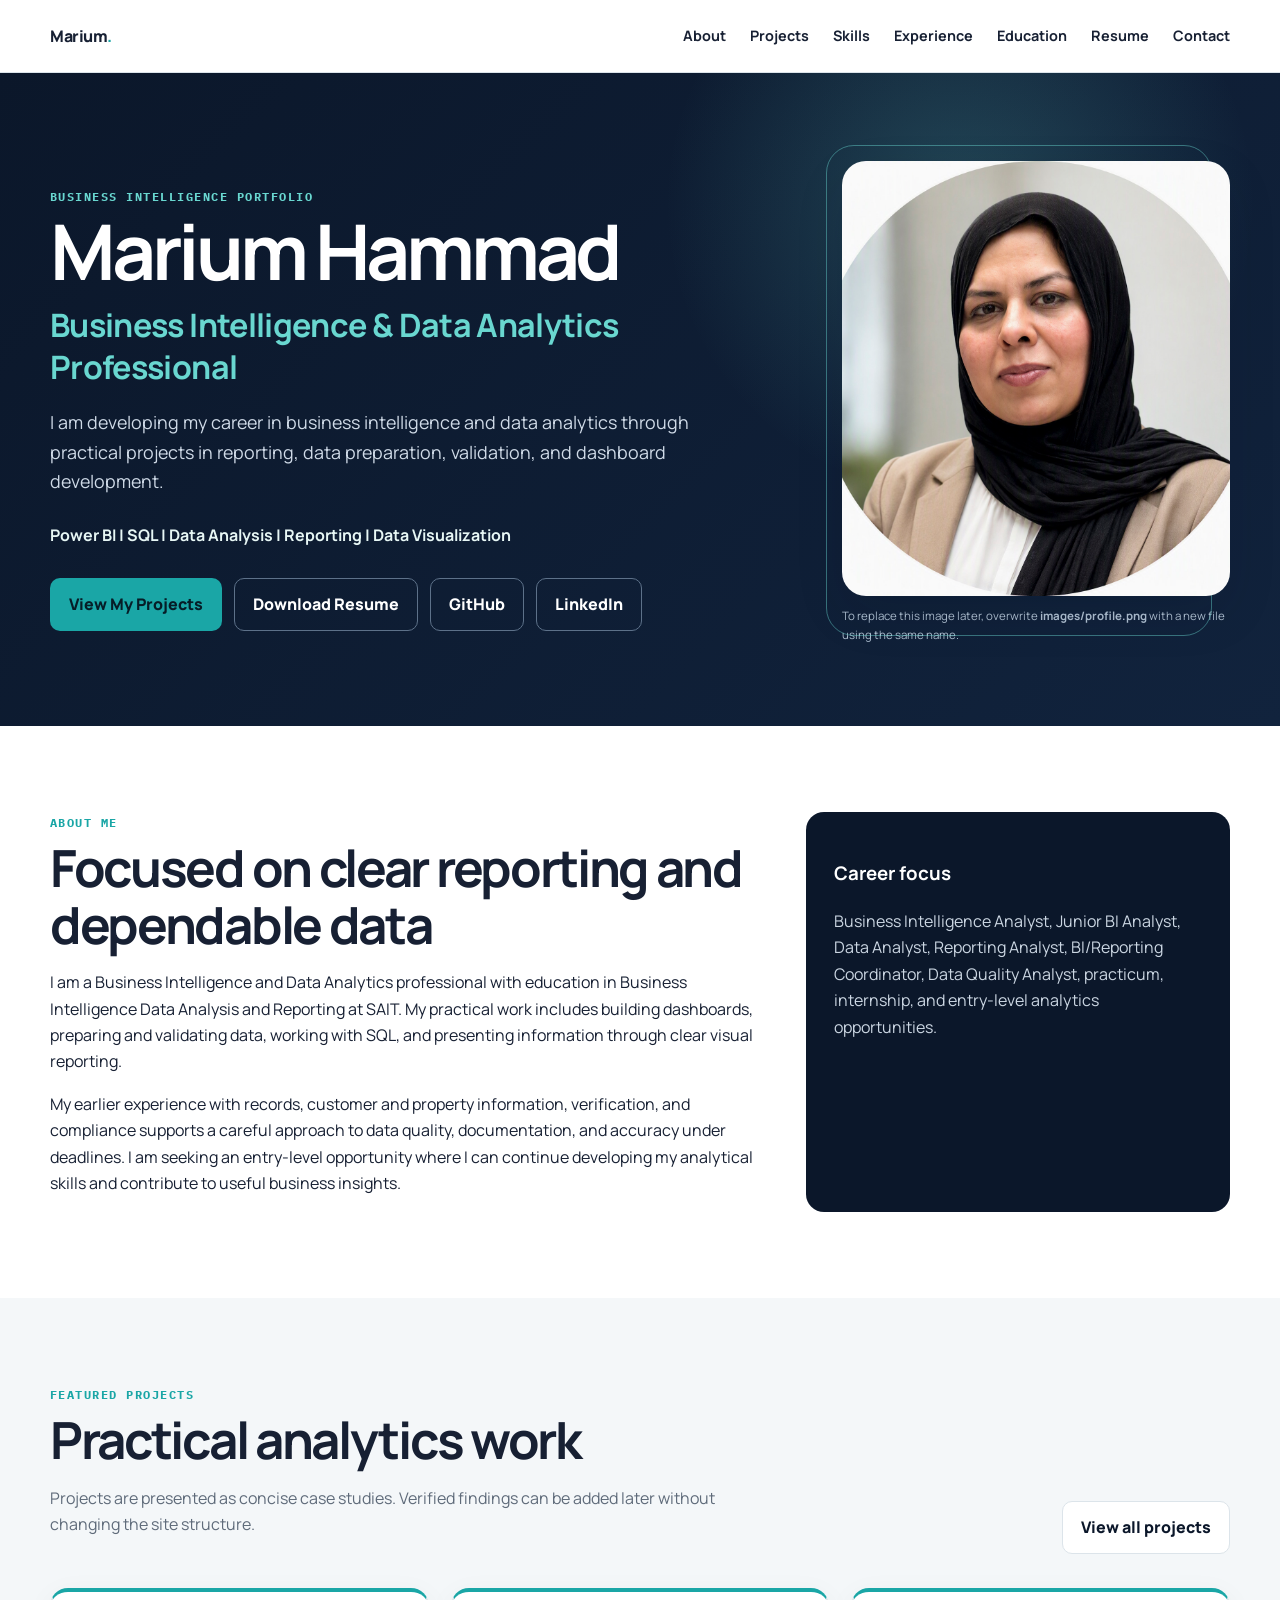
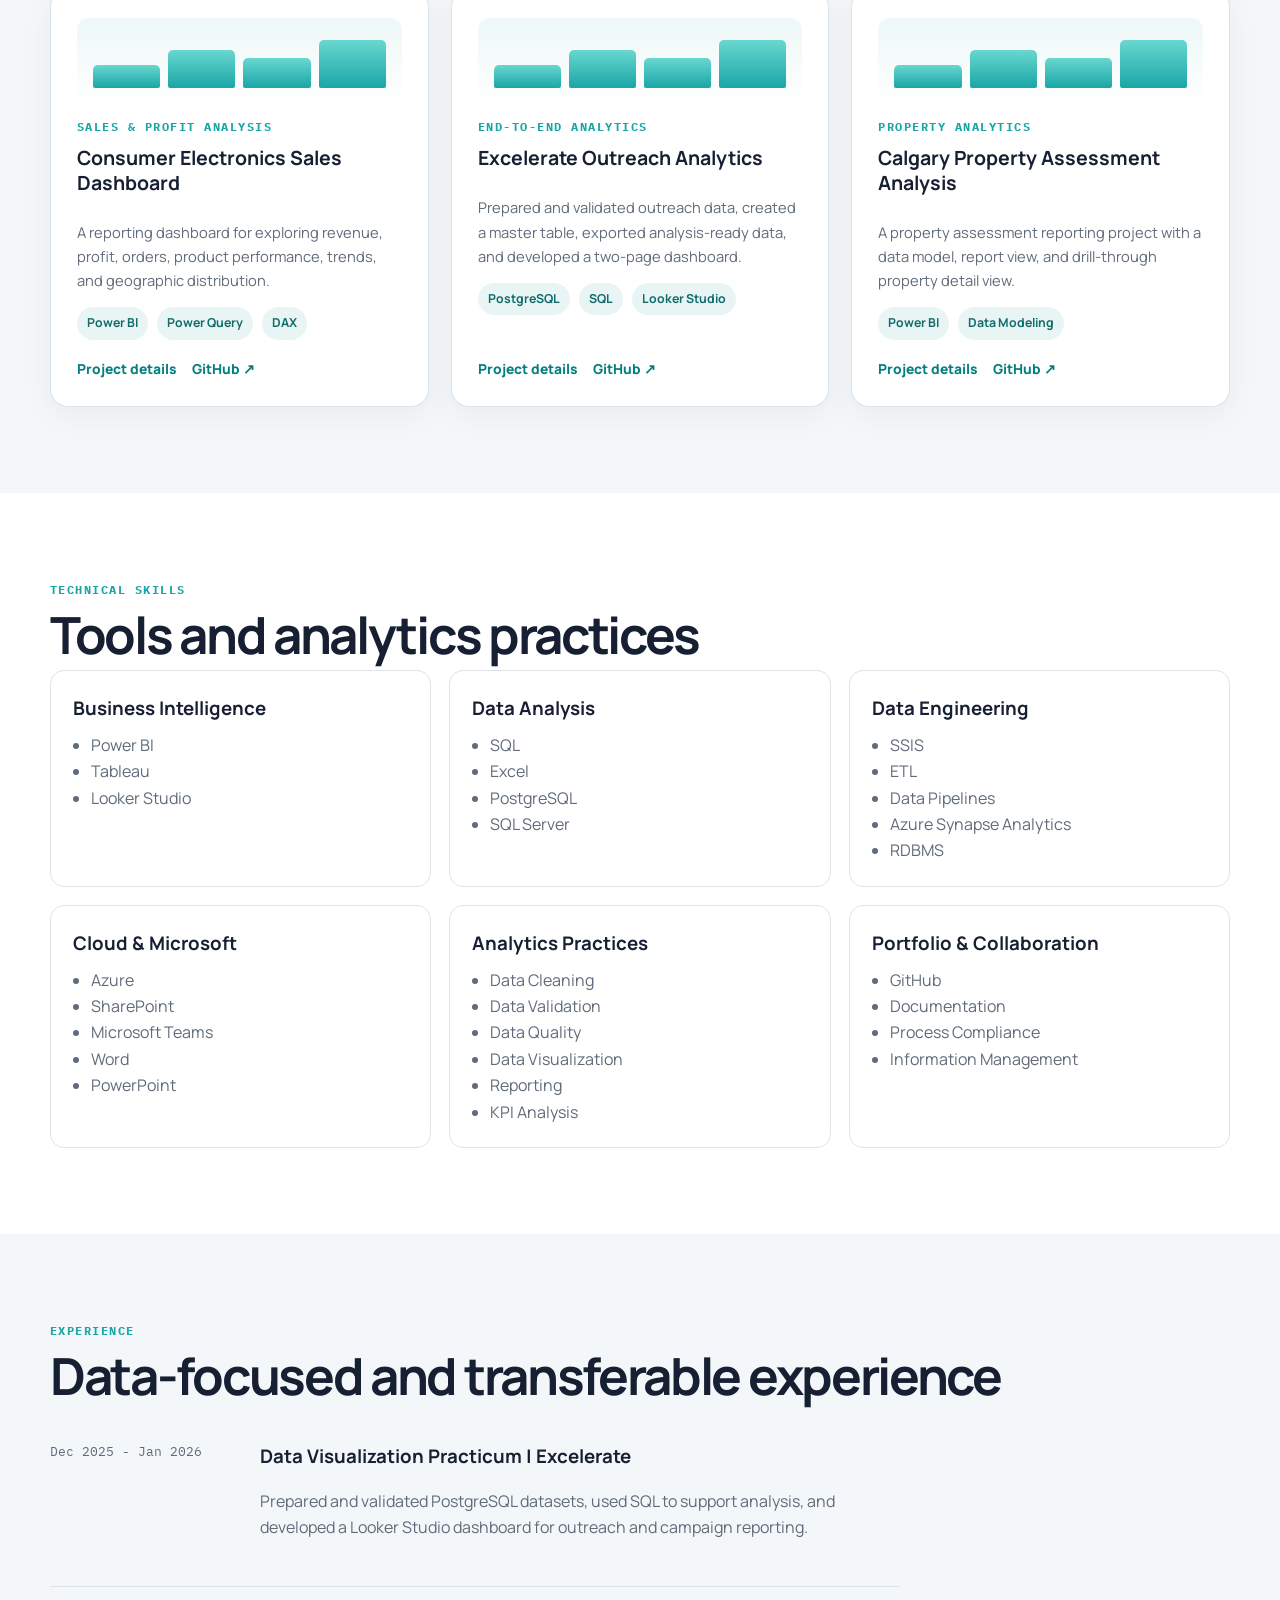
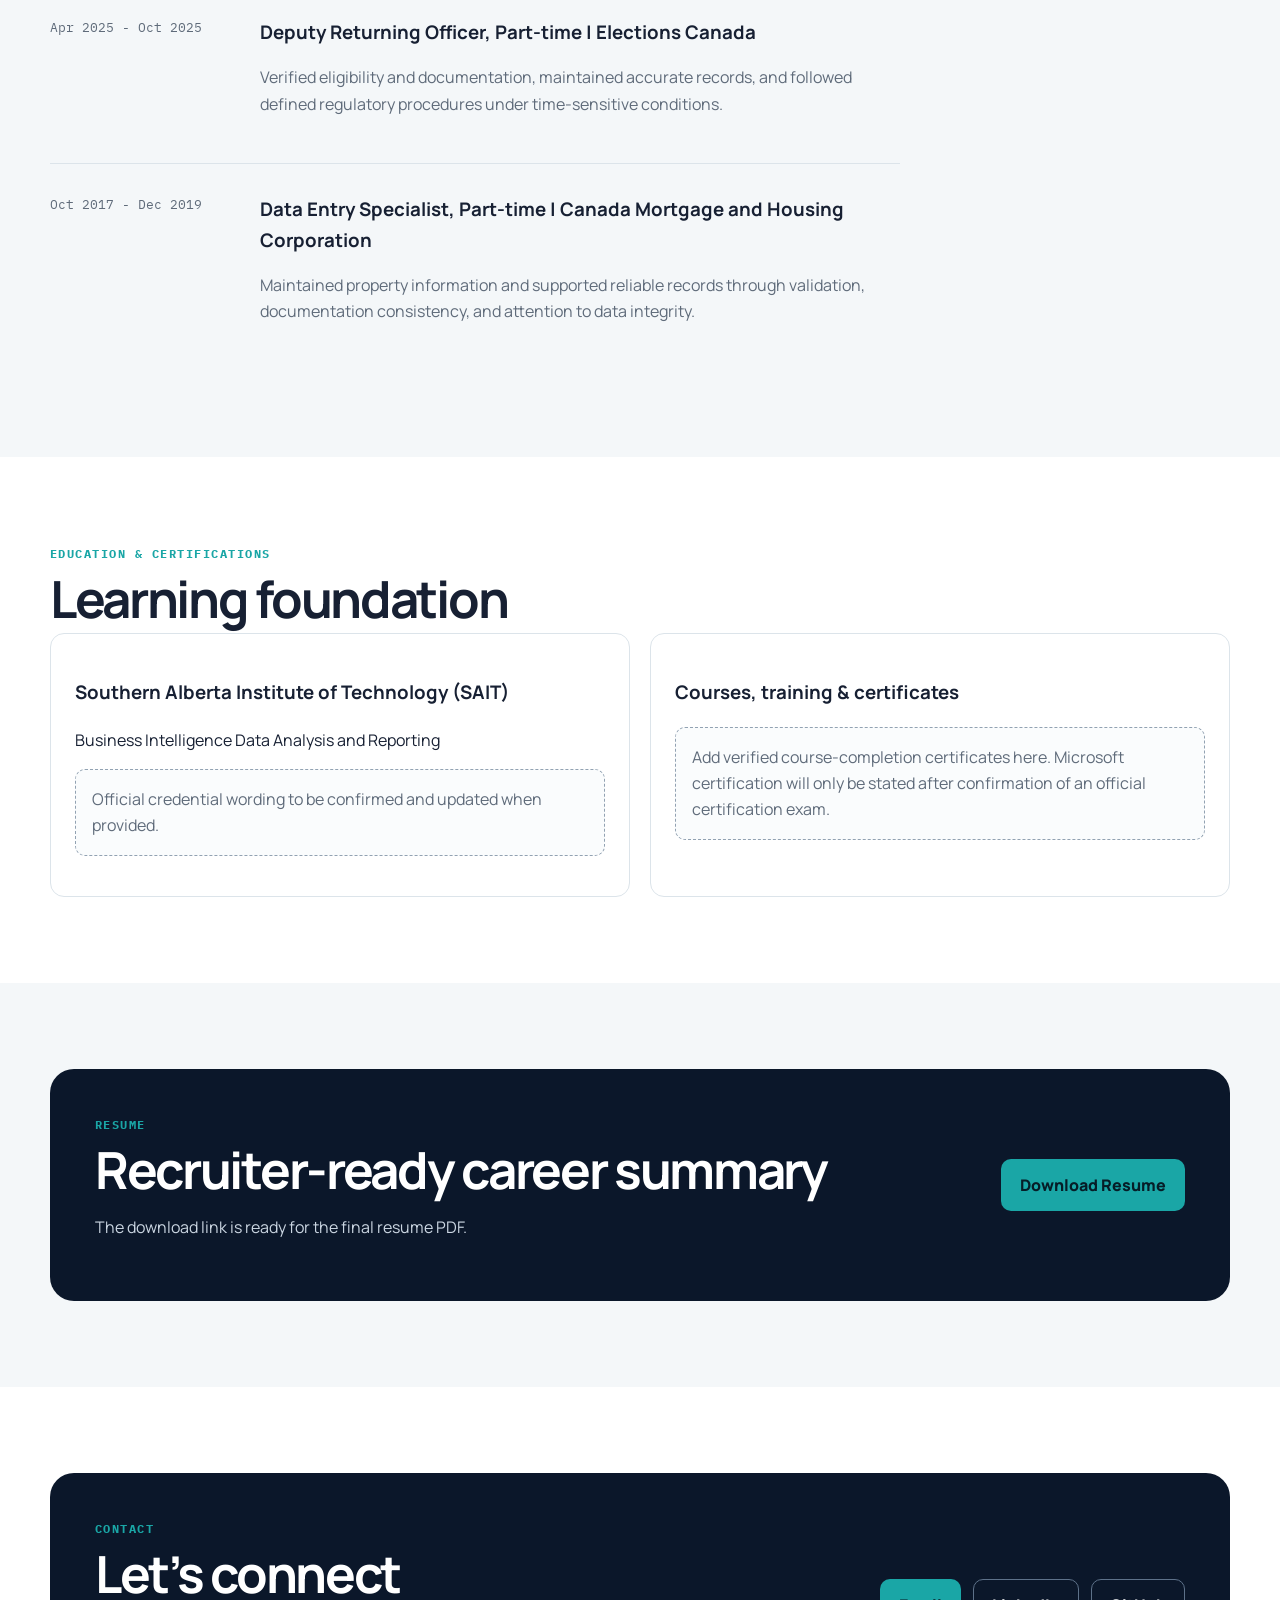
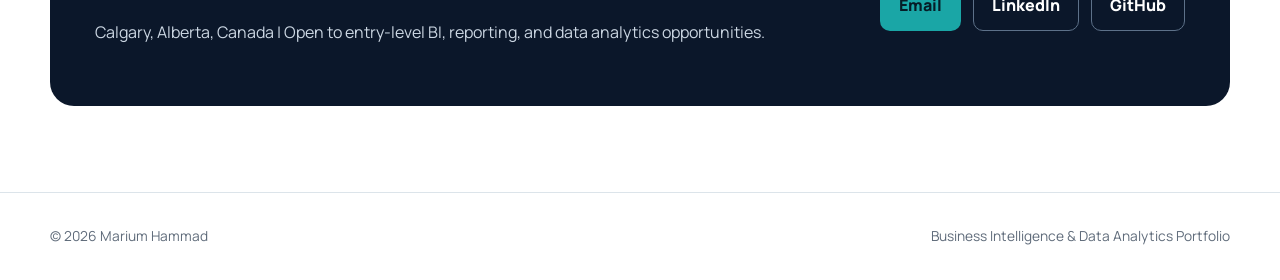
<file: index.html>
<!doctype html><html lang="en"><head><meta charset="utf-8"><meta name="viewport" content="width=device-width,initial-scale=1"><meta name="description" content="Portfolio of Marium Hammad, a Business Intelligence and Data Analytics professional in Calgary."><title>Marium Hammad | Business Intelligence & Data Analytics</title><link rel="stylesheet" href="style.css"></head><body><a class="skip" href="#main">Skip to content</a>
<header class="site-header"><div class="container nav"><a class="brand" href="#top">Marium<span>.</span></a><button class="menu" aria-expanded="false" aria-controls="navigation">Menu</button><nav id="navigation" class="nav-links" aria-label="Primary"><a href="#about">About</a><a href="#projects">Projects</a><a href="#skills">Skills</a><a href="#experience">Experience</a><a href="#education">Education</a><a href="#resume">Resume</a><a href="#contact">Contact</a></nav></div></header>
<main id="main"><section id="top" class="hero"><div class="container hero-grid"><div><div class="eyebrow">Business intelligence portfolio</div><h1>Marium Hammad<span>Business Intelligence & Data Analytics Professional</span></h1><p class="lead">I am developing my career in business intelligence and data analytics through practical projects in reporting, data preparation, validation, and dashboard development.</p><p class="focus">Power BI | SQL | Data Analysis | Reporting | Data Visualization</p><div class="actions"><a class="btn" href="#projects">View My Projects</a><a class="btn secondary" href="assets/Marium-Hammad-Resume.pdf">Download Resume</a><a class="btn secondary" href="https://github.com/MariumHammad" target="_blank" rel="noopener">GitHub</a><a class="btn secondary" href="https://linkedin.com/in/marium-hammad" target="_blank" rel="noopener">LinkedIn</a></div></div><div class="portrait"><img src="images/marium-hammad.jpg" alt="Professional portfolio photograph"><p class="photo-note">To replace this image later, overwrite <strong>images/profile.png</strong> with a new file using the same name.</p></div></div></section>
<section id="about" class="section"><div class="container about-grid"><div><div class="eyebrow">About me</div><h2>Focused on clear reporting and dependable data</h2><p>I am a Business Intelligence and Data Analytics professional with education in Business Intelligence Data Analysis and Reporting at SAIT. My practical work includes building dashboards, preparing and validating data, working with SQL, and presenting information through clear visual reporting.</p><p>My earlier experience with records, customer and property information, verification, and compliance supports a careful approach to data quality, documentation, and accuracy under deadlines. I am seeking an entry-level opportunity where I can continue developing my analytical skills and contribute to useful business insights.</p></div><aside class="callout"><h3>Career focus</h3><p>Business Intelligence Analyst, Junior BI Analyst, Data Analyst, Reporting Analyst, BI/Reporting Coordinator, Data Quality Analyst, practicum, internship, and entry-level analytics opportunities.</p></aside></div></section>
<section id="projects" class="section alt"><div class="container"><div class="section-head"><div><div class="eyebrow">Featured projects</div><h2>Practical analytics work</h2><p class="section-intro">Projects are presented as concise case studies. Verified findings can be added later without changing the site structure.</p></div><a class="btn light" href="projects/index.html">View all projects</a></div><div class="projects"><article class="card featured"><div class="icon-chart" aria-hidden="true"><i></i><i></i><i></i><i></i></div><span class="eyebrow">Sales & Profit Analysis</span><h3>Consumer Electronics Sales Dashboard</h3><p>A reporting dashboard for exploring revenue, profit, orders, product performance, trends, and geographic distribution.</p><div class="chips"><span class="chip">Power BI</span><span class="chip">Power Query</span><span class="chip">DAX</span></div><div class="links"><a href="projects/consumer-electronics-sales.html">Project details</a><a href="https://github.com/MariumHammad/consumer_electronics_sales_dashboard" target="_blank" rel="noopener">GitHub ↗</a></div></article><article class="card featured"><div class="icon-chart" aria-hidden="true"><i></i><i></i><i></i><i></i></div><span class="eyebrow">End-to-end analytics</span><h3>Excelerate Outreach Analytics</h3><p>Prepared and validated outreach data, created a master table, exported analysis-ready data, and developed a two-page dashboard.</p><div class="chips"><span class="chip">PostgreSQL</span><span class="chip">SQL</span><span class="chip">Looker Studio</span></div><div class="links"><a href="projects/excelerate-outreach.html">Project details</a><a href="https://github.com/MariumHammad/Excelerate-Data-Visualization-Associate-Early-Remote-Internship" target="_blank" rel="noopener">GitHub ↗</a></div></article><article class="card featured"><div class="icon-chart" aria-hidden="true"><i></i><i></i><i></i><i></i></div><span class="eyebrow">Property analytics</span><h3>Calgary Property Assessment Analysis</h3><p>A property assessment reporting project with a data model, report view, and drill-through property detail view.</p><div class="chips"><span class="chip">Power BI</span><span class="chip">Data Modeling</span></div><div class="links"><a href="projects/calgary-property.html">Project details</a><a href="https://github.com/MariumHammad/MMGT-206-Performance-Management-Application-Project-2" target="_blank" rel="noopener">GitHub ↗</a></div></article></div></div></section>
<section id="skills" class="section"><div class="container"><div class="eyebrow">Technical skills</div><h2>Tools and analytics practices</h2><div class="skills-grid"><div class="skill"><h3>Business Intelligence</h3><ul><li>Power BI</li><li>Tableau</li><li>Looker Studio</li></ul></div><div class="skill"><h3>Data Analysis</h3><ul><li>SQL</li><li>Excel</li><li>PostgreSQL</li><li>SQL Server</li></ul></div><div class="skill"><h3>Data Engineering</h3><ul><li>SSIS</li><li>ETL</li><li>Data Pipelines</li><li>Azure Synapse Analytics</li><li>RDBMS</li></ul></div><div class="skill"><h3>Cloud & Microsoft</h3><ul><li>Azure</li><li>SharePoint</li><li>Microsoft Teams</li><li>Word</li><li>PowerPoint</li></ul></div><div class="skill"><h3>Analytics Practices</h3><ul><li>Data Cleaning</li><li>Data Validation</li><li>Data Quality</li><li>Data Visualization</li><li>Reporting</li><li>KPI Analysis</li></ul></div><div class="skill"><h3>Portfolio & Collaboration</h3><ul><li>GitHub</li><li>Documentation</li><li>Process Compliance</li><li>Information Management</li></ul></div></div></div></section>
<section id="experience" class="section alt"><div class="container"><div class="eyebrow">Experience</div><h2>Data-focused and transferable experience</h2><div class="timeline"><article class="role"><time>Dec 2025 - Jan 2026</time><div><h3>Data Visualization Practicum | Excelerate</h3><p>Prepared and validated PostgreSQL datasets, used SQL to support analysis, and developed a Looker Studio dashboard for outreach and campaign reporting.</p></div></article><article class="role"><time>Apr 2025 - Oct 2025</time><div><h3>Deputy Returning Officer, Part-time | Elections Canada</h3><p>Verified eligibility and documentation, maintained accurate records, and followed defined regulatory procedures under time-sensitive conditions.</p></div></article><article class="role"><time>Oct 2017 - Dec 2019</time><div><h3>Data Entry Specialist, Part-time | Canada Mortgage and Housing Corporation</h3><p>Maintained property information and supported reliable records through validation, documentation consistency, and attention to data integrity.</p></div></article></div></div></section>
<section id="education" class="section"><div class="container"><div class="eyebrow">Education & certifications</div><h2>Learning foundation</h2><div class="credential-grid"><article class="credential"><h3>Southern Alberta Institute of Technology (SAIT)</h3><p>Business Intelligence Data Analysis and Reporting</p><p class="placeholder">Official credential wording to be confirmed and updated when provided.</p></article><article class="credential"><h3>Courses, training & certificates</h3><p class="placeholder">Add verified course-completion certificates here. Microsoft certification will only be stated after confirmation of an official certification exam.</p></article></div></div></section>
<section id="resume" class="section alt"><div class="container"><div class="resume-panel"><div><div class="eyebrow">Resume</div><h2>Recruiter-ready career summary</h2><p>The download link is ready for the final resume PDF.</p></div><a class="btn" href="assets/Marium-Hammad-Resume.pdf">Download Resume</a></div></div></section>
<section id="contact" class="section"><div class="container"><div class="contact-panel"><div><div class="eyebrow">Contact</div><h2>Let’s connect</h2><p>Calgary, Alberta, Canada | Open to entry-level BI, reporting, and data analytics opportunities.</p></div><div class="actions"><a class="btn" href="mailto:mariumhammad@hotmail.com">Email</a><a class="btn secondary" href="https://linkedin.com/in/marium-hammad" target="_blank" rel="noopener">LinkedIn</a><a class="btn secondary" href="https://github.com/MariumHammad" target="_blank" rel="noopener">GitHub</a></div></div></div></section></main>
<footer class="footer"><div class="container footer-row"><span>© <span id="year"></span> Marium Hammad</span><span>Business Intelligence & Data Analytics Portfolio</span></div></footer><script src="script.js"></script></body></html>
</file>
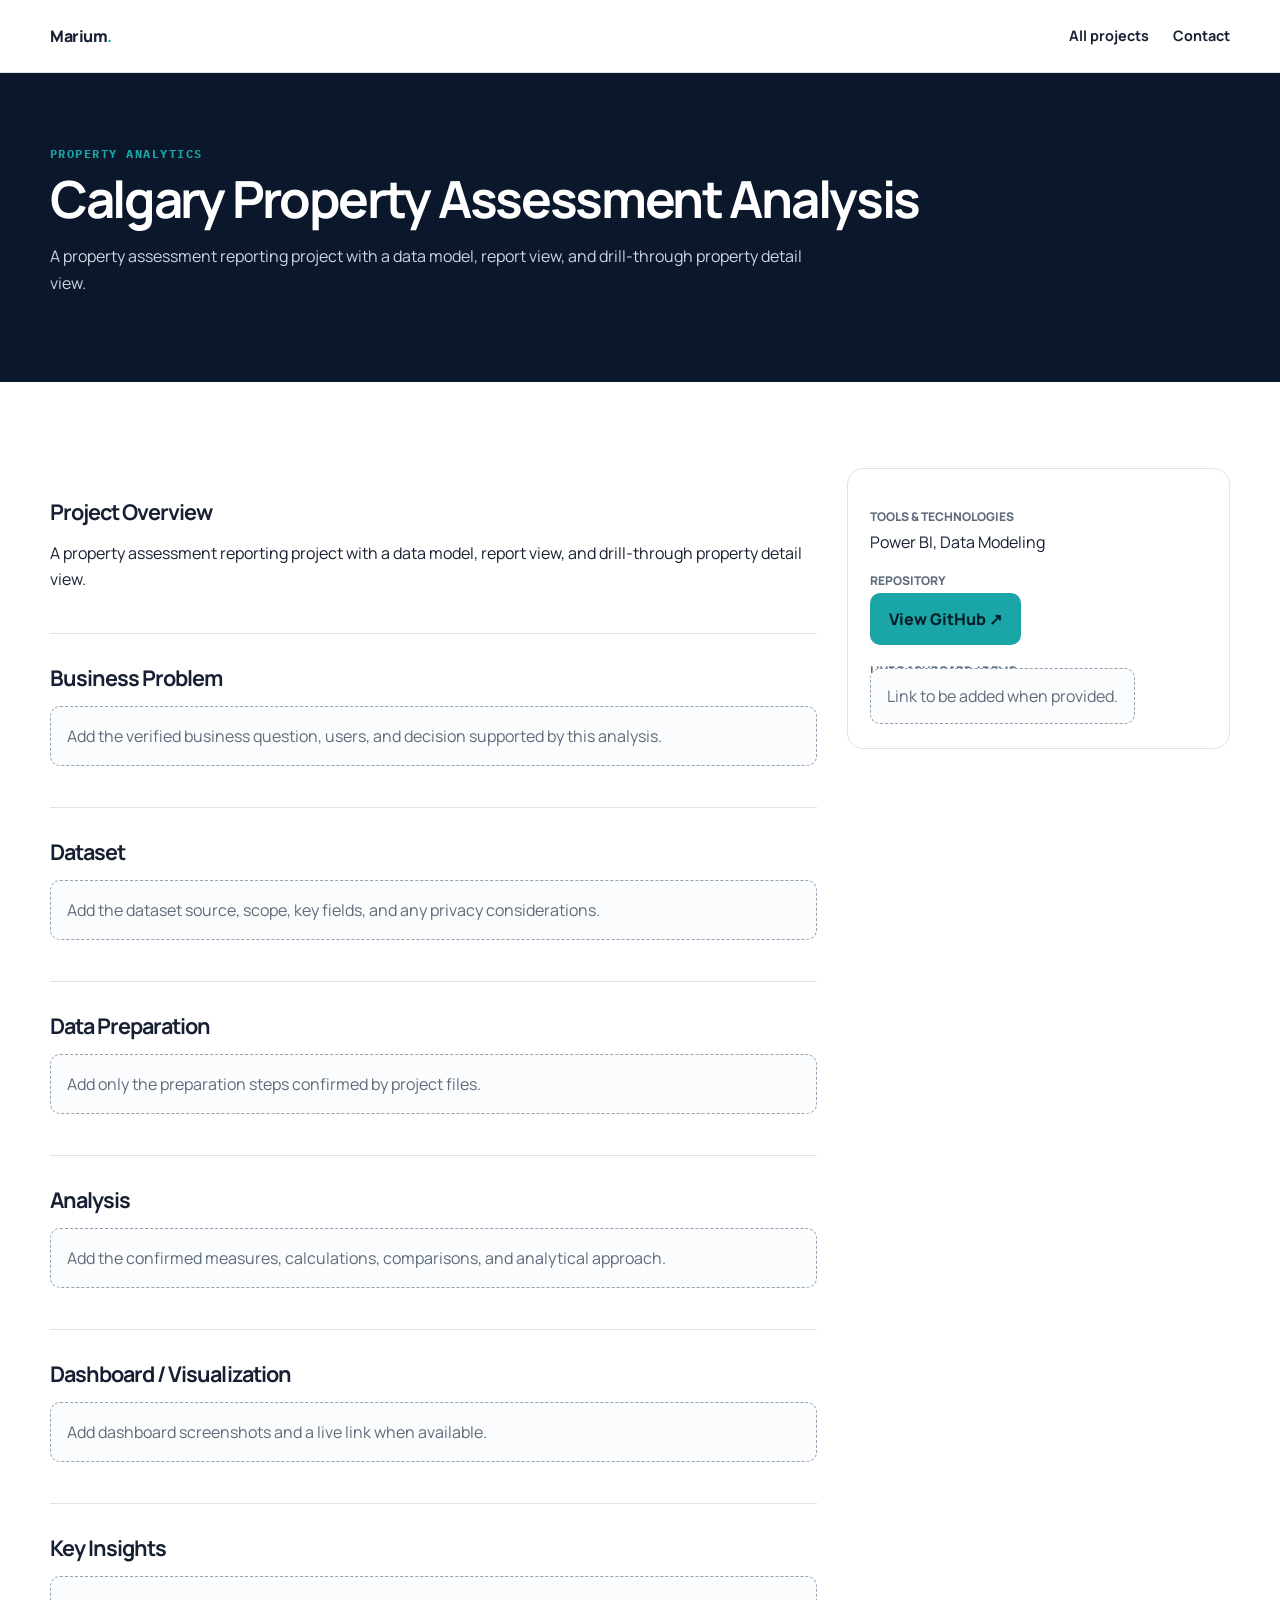
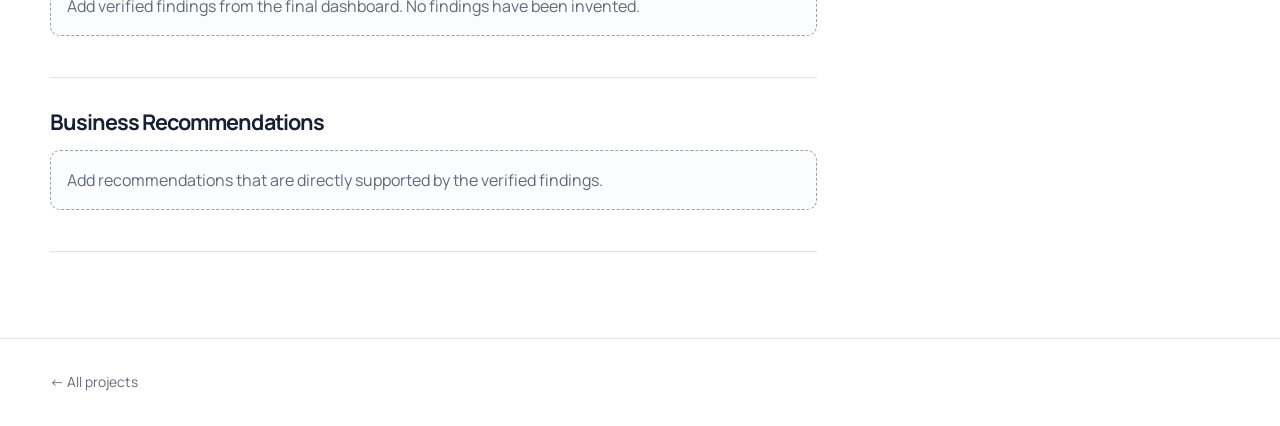
<file: projects/calgary-property.html>
<!doctype html><html lang="en"><head><meta charset="utf-8"><meta name="viewport" content="width=device-width,initial-scale=1"><meta name="description" content="Calgary Property Assessment Analysis project by Marium Hammad"><title>Calgary Property Assessment Analysis | Marium Hammad</title><link rel="stylesheet" href="../style.css"></head><body><header class="site-header"><div class="container nav"><a class="brand" href="../index.html">Marium<span>.</span></a><nav class="nav-links open"><a href="index.html">All projects</a><a href="../index.html#contact">Contact</a></nav></div></header><section class="project-hero"><div class="container"><div class="eyebrow">Property analytics</div><h1>Calgary Property Assessment Analysis</h1><p>A property assessment reporting project with a data model, report view, and drill-through property detail view.</p></div></section><main class="section"><div class="container detail-grid"><article><section class="detail-section"><h2>Project Overview</h2><p>A property assessment reporting project with a data model, report view, and drill-through property detail view.</p></section><section class="detail-section"><h2>Business Problem</h2><p class="placeholder">Add the verified business question, users, and decision supported by this analysis.</p></section><section class="detail-section"><h2>Dataset</h2><p class="placeholder">Add the dataset source, scope, key fields, and any privacy considerations.</p></section><section class="detail-section"><h2>Data Preparation</h2><p class="placeholder">Add only the preparation steps confirmed by project files.</p></section><section class="detail-section"><h2>Analysis</h2><p class="placeholder">Add the confirmed measures, calculations, comparisons, and analytical approach.</p></section><section class="detail-section"><h2>Dashboard / Visualization</h2><p class="placeholder">Add dashboard screenshots and a live link when available.</p></section><section class="detail-section"><h2>Key Insights</h2><p class="placeholder">Add verified findings from the final dashboard. No findings have been invented.</p></section><section class="detail-section"><h2>Business Recommendations</h2><p class="placeholder">Add recommendations that are directly supported by the verified findings.</p></section></article><aside class="side-card"><dl><dt>Tools & technologies</dt><dd>Power BI, Data Modeling</dd><dt>Repository</dt><dd><a class="btn" href="https://github.com/MariumHammad/MMGT-206-Performance-Management-Application-Project-2" target="_blank" rel="noopener">View GitHub ↗</a></dd><dt>Live dashboard / demo</dt><dd><span class="placeholder">Link to be added when provided.</span></dd></dl></aside></div></main><footer class="footer"><div class="container"><a href="index.html">← All projects</a></div></footer></body></html>
</file>
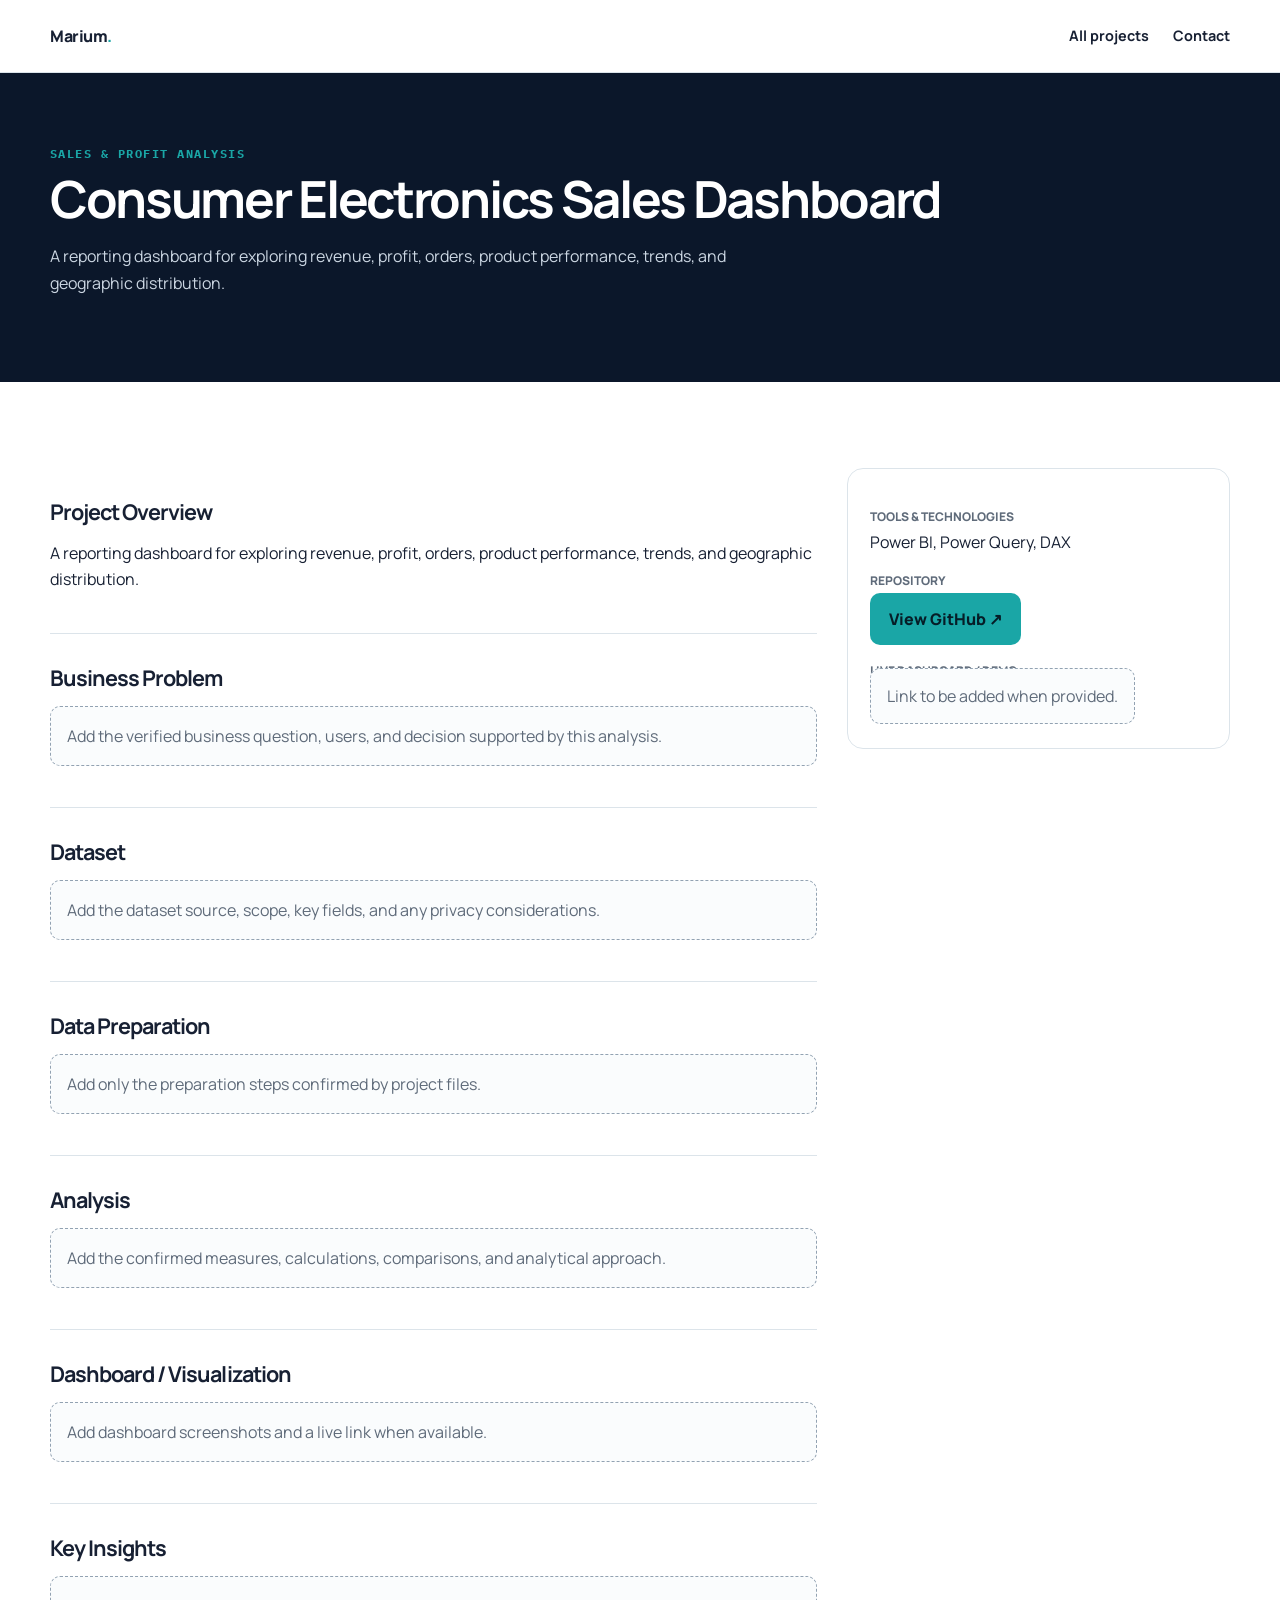
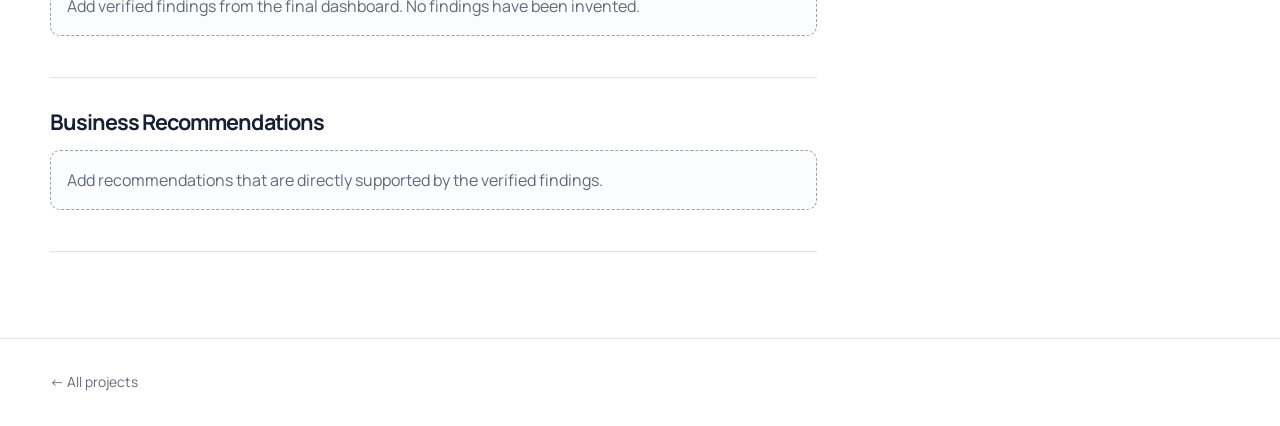
<file: projects/consumer-electronics-sales.html>
<!doctype html><html lang="en"><head><meta charset="utf-8"><meta name="viewport" content="width=device-width,initial-scale=1"><meta name="description" content="Consumer Electronics Sales Dashboard project by Marium Hammad"><title>Consumer Electronics Sales Dashboard | Marium Hammad</title><link rel="stylesheet" href="../style.css"></head><body><header class="site-header"><div class="container nav"><a class="brand" href="../index.html">Marium<span>.</span></a><nav class="nav-links open"><a href="index.html">All projects</a><a href="../index.html#contact">Contact</a></nav></div></header><section class="project-hero"><div class="container"><div class="eyebrow">Sales & Profit Analysis</div><h1>Consumer Electronics Sales Dashboard</h1><p>A reporting dashboard for exploring revenue, profit, orders, product performance, trends, and geographic distribution.</p></div></section><main class="section"><div class="container detail-grid"><article><section class="detail-section"><h2>Project Overview</h2><p>A reporting dashboard for exploring revenue, profit, orders, product performance, trends, and geographic distribution.</p></section><section class="detail-section"><h2>Business Problem</h2><p class="placeholder">Add the verified business question, users, and decision supported by this analysis.</p></section><section class="detail-section"><h2>Dataset</h2><p class="placeholder">Add the dataset source, scope, key fields, and any privacy considerations.</p></section><section class="detail-section"><h2>Data Preparation</h2><p class="placeholder">Add only the preparation steps confirmed by project files.</p></section><section class="detail-section"><h2>Analysis</h2><p class="placeholder">Add the confirmed measures, calculations, comparisons, and analytical approach.</p></section><section class="detail-section"><h2>Dashboard / Visualization</h2><p class="placeholder">Add dashboard screenshots and a live link when available.</p></section><section class="detail-section"><h2>Key Insights</h2><p class="placeholder">Add verified findings from the final dashboard. No findings have been invented.</p></section><section class="detail-section"><h2>Business Recommendations</h2><p class="placeholder">Add recommendations that are directly supported by the verified findings.</p></section></article><aside class="side-card"><dl><dt>Tools & technologies</dt><dd>Power BI, Power Query, DAX</dd><dt>Repository</dt><dd><a class="btn" href="https://github.com/MariumHammad/consumer_electronics_sales_dashboard" target="_blank" rel="noopener">View GitHub ↗</a></dd><dt>Live dashboard / demo</dt><dd><span class="placeholder">Link to be added when provided.</span></dd></dl></aside></div></main><footer class="footer"><div class="container"><a href="index.html">← All projects</a></div></footer></body></html>
</file>
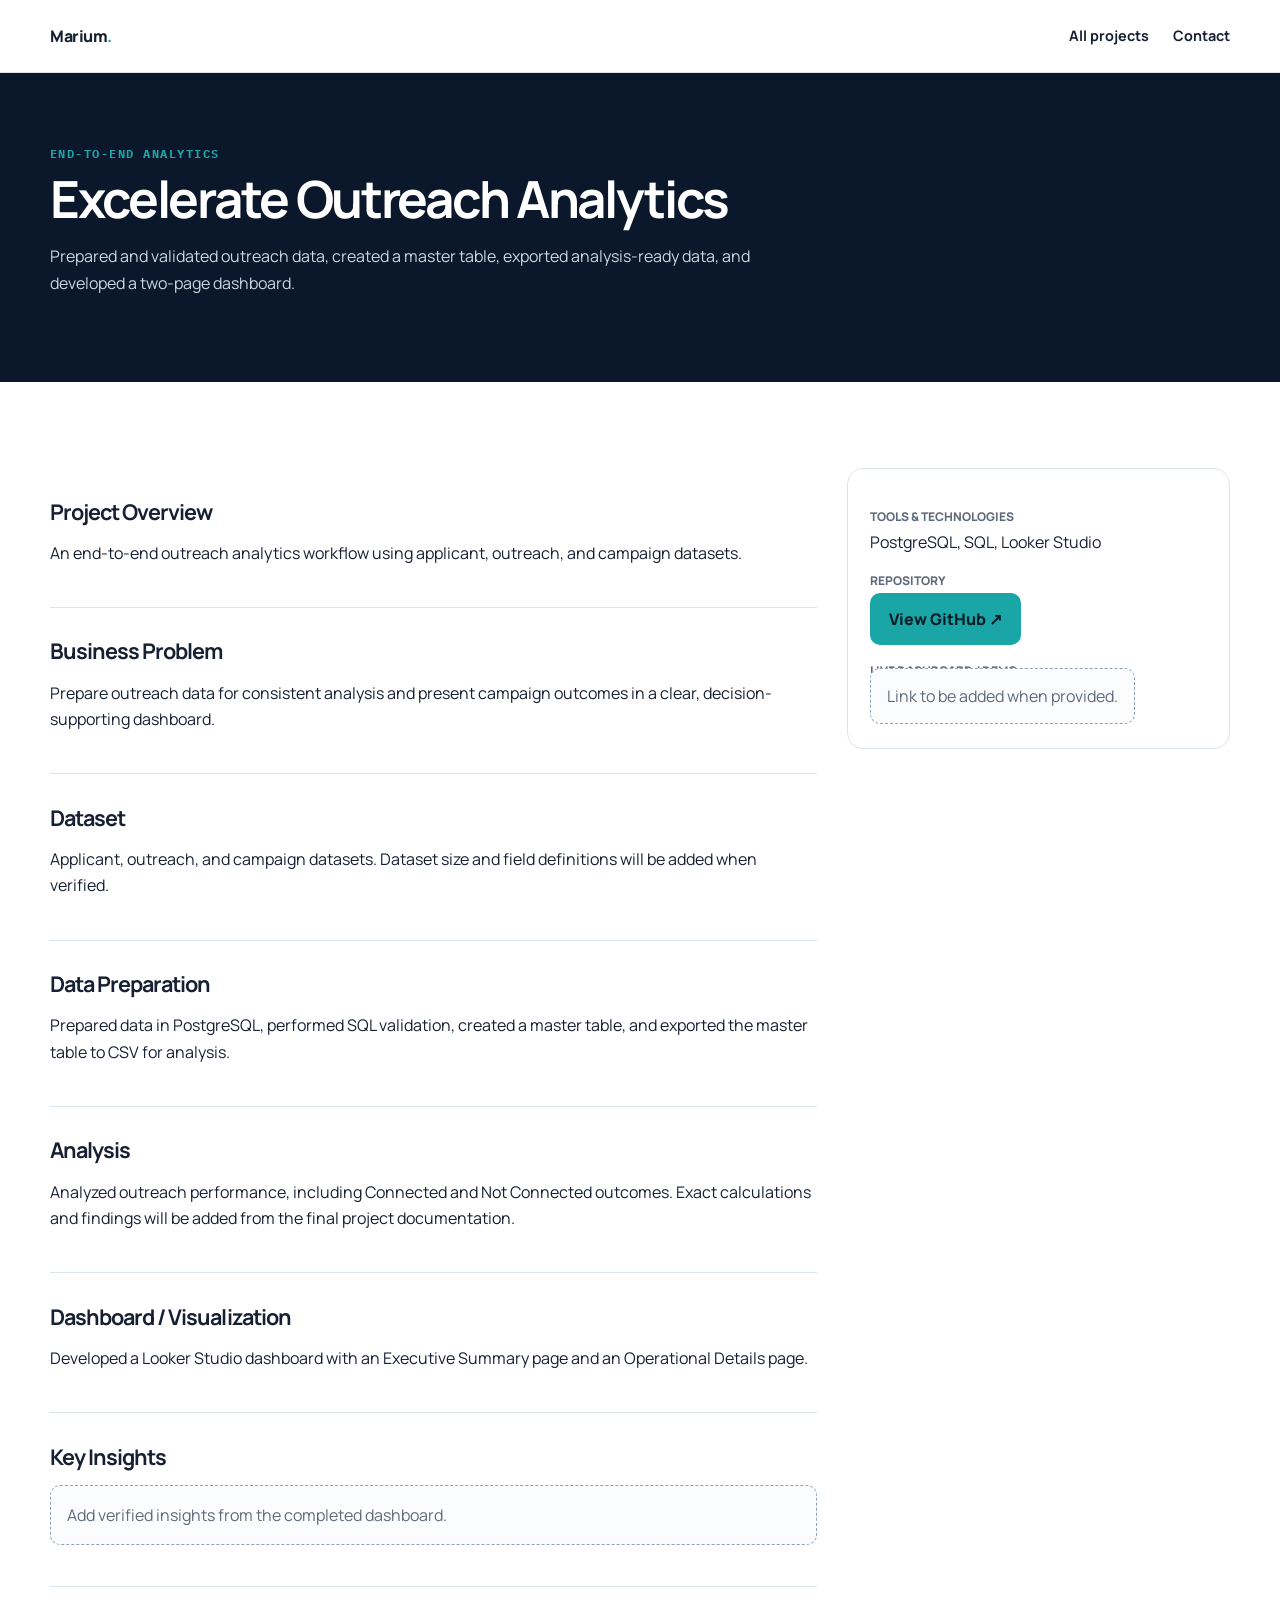
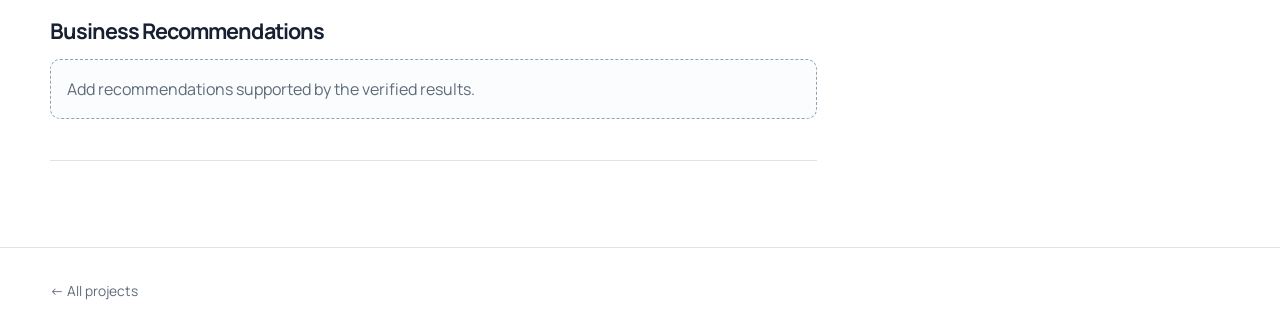
<file: projects/excelerate-outreach.html>
<!doctype html><html lang="en"><head><meta charset="utf-8"><meta name="viewport" content="width=device-width,initial-scale=1"><meta name="description" content="Excelerate Outreach Analytics project by Marium Hammad"><title>Excelerate Outreach Analytics | Marium Hammad</title><link rel="stylesheet" href="../style.css"></head><body><header class="site-header"><div class="container nav"><a class="brand" href="../index.html">Marium<span>.</span></a><nav class="nav-links open"><a href="index.html">All projects</a><a href="../index.html#contact">Contact</a></nav></div></header><section class="project-hero"><div class="container"><div class="eyebrow">End-to-end analytics</div><h1>Excelerate Outreach Analytics</h1><p>Prepared and validated outreach data, created a master table, exported analysis-ready data, and developed a two-page dashboard.</p></div></section><main class="section"><div class="container detail-grid"><article><section class="detail-section"><h2>Project Overview</h2><p>An end-to-end outreach analytics workflow using applicant, outreach, and campaign datasets.</p></section><section class="detail-section"><h2>Business Problem</h2><p>Prepare outreach data for consistent analysis and present campaign outcomes in a clear, decision-supporting dashboard.</p></section><section class="detail-section"><h2>Dataset</h2><p>Applicant, outreach, and campaign datasets. Dataset size and field definitions will be added when verified.</p></section><section class="detail-section"><h2>Data Preparation</h2><p>Prepared data in PostgreSQL, performed SQL validation, created a master table, and exported the master table to CSV for analysis.</p></section><section class="detail-section"><h2>Analysis</h2><p>Analyzed outreach performance, including Connected and Not Connected outcomes. Exact calculations and findings will be added from the final project documentation.</p></section><section class="detail-section"><h2>Dashboard / Visualization</h2><p>Developed a Looker Studio dashboard with an Executive Summary page and an Operational Details page.</p></section><section class="detail-section"><h2>Key Insights</h2><p class="placeholder">Add verified insights from the completed dashboard.</p></section><section class="detail-section"><h2>Business Recommendations</h2><p class="placeholder">Add recommendations supported by the verified results.</p></section></article><aside class="side-card"><dl><dt>Tools & technologies</dt><dd>PostgreSQL, SQL, Looker Studio</dd><dt>Repository</dt><dd><a class="btn" href="https://github.com/MariumHammad/Excelerate-Data-Visualization-Associate-Early-Remote-Internship" target="_blank" rel="noopener">View GitHub ↗</a></dd><dt>Live dashboard / demo</dt><dd><span class="placeholder">Link to be added when provided.</span></dd></dl></aside></div></main><footer class="footer"><div class="container"><a href="index.html">← All projects</a></div></footer></body></html>
</file>
<file: style.css>
@import url('https://fonts.googleapis.com/css2?family=Manrope:wght@400;500;600;700;800&family=IBM+Plex+Mono:wght@500&display=swap');
:root{--navy:#0b172a;--navy2:#11233d;--teal:#1aa6a6;--cyan:#69d7d0;--ink:#172033;--muted:#5f6b7a;--line:#dce4ea;--soft:#f4f7f9;--white:#fff;--shadow:0 18px 50px rgba(11,23,42,.10);--radius:18px;--max:1180px}
*{box-sizing:border-box}html{scroll-behavior:smooth}body{margin:0;color:var(--ink);font-family:Manrope,Arial,sans-serif;line-height:1.65;background:#fff}a{color:inherit;text-decoration:none}img{max-width:100%;display:block}.container{width:min(var(--max),calc(100% - 40px));margin:auto}.skip{position:absolute;left:-9999px}.skip:focus{left:14px;top:14px;background:#fff;padding:10px;z-index:1000}.site-header{position:sticky;top:0;z-index:100;background:rgba(255,255,255,.94);backdrop-filter:blur(14px);border-bottom:1px solid var(--line)}.nav{height:72px;display:flex;align-items:center;justify-content:space-between}.brand{font-weight:800;letter-spacing:-.03em}.brand span{color:var(--teal)}.nav-links{display:flex;gap:24px;align-items:center;font-size:.9rem;font-weight:700}.nav-links a:hover,.nav-links a:focus{color:#087f7f}.menu{display:none;background:none;border:0;font:inherit;font-weight:800}.hero{color:#fff;background:radial-gradient(circle at 75% 20%,rgba(105,215,208,.22),transparent 27%),linear-gradient(135deg,var(--navy),var(--navy2));padding:88px 0 70px;overflow:hidden}.hero-grid{display:grid;grid-template-columns:1.3fr .7fr;gap:70px;align-items:center}.eyebrow{font-family:'IBM Plex Mono',monospace;color:var(--teal);text-transform:uppercase;letter-spacing:.12em;font-size:.78rem;font-weight:700}.hero .eyebrow{color:var(--cyan)}h1{font-size:clamp(2.7rem,6vw,5.5rem);line-height:1.02;letter-spacing:-.055em;margin:.35rem 0 1.2rem}.hero h1 span{display:block;color:var(--cyan);font-size:.42em;line-height:1.3;letter-spacing:-.02em;margin-top:15px}.lead{font-size:1.12rem;color:#cfdae7;max-width:690px}.focus{font-weight:700;color:#e7f7f5;margin:25px 0}.actions{display:flex;flex-wrap:wrap;gap:12px;margin-top:30px}.btn{display:inline-flex;align-items:center;justify-content:center;padding:12px 18px;border-radius:10px;font-weight:800;border:1px solid transparent;background:var(--teal);color:#061d27;transition:.2s}.btn:hover{transform:translateY(-2px);filter:brightness(1.06)}.btn.secondary{background:transparent;color:#fff;border-color:#5d7189}.btn.light{background:#fff;color:var(--navy);border-color:var(--line)}.portrait{position:relative}.portrait:before{content:'';position:absolute;inset:-16px 18px 20px -16px;border:1px solid rgba(105,215,208,.45);border-radius:28px}.portrait img{position:relative;aspect-ratio:1/1.12;object-fit:cover;border-radius:24px;box-shadow:var(--shadow)}.photo-note{font-size:.72rem;color:#aebfd0;margin-top:10px}.section{padding:86px 0}.section.alt{background:var(--soft)}.section-head{display:flex;justify-content:space-between;gap:30px;align-items:end;margin-bottom:34px}.section h2,.project-hero h1{font-size:clamp(2rem,4vw,3.2rem);line-height:1.12;letter-spacing:-.045em;margin:.4rem 0}.section-intro{color:var(--muted);max-width:720px}.about-grid{display:grid;grid-template-columns:1.25fr .75fr;gap:50px}.callout{background:var(--navy);color:#fff;padding:28px;border-radius:var(--radius)}.callout p{color:#cbd6e2}.chips{display:flex;flex-wrap:wrap;gap:9px}.chip{font-size:.77rem;font-weight:700;padding:6px 10px;border-radius:99px;background:#e9f5f4;color:#116c6c}.projects{display:grid;grid-template-columns:repeat(3,1fr);gap:22px}.card{background:#fff;border:1px solid var(--line);border-radius:var(--radius);padding:26px;box-shadow:0 8px 30px rgba(11,23,42,.05);display:flex;flex-direction:column}.card.featured{border-top:4px solid var(--teal)}.card h3{font-size:1.22rem;line-height:1.25;margin:10px 0}.card p{color:var(--muted);font-size:.92rem}.card .links{display:flex;gap:15px;margin-top:auto;padding-top:18px;font-weight:800;font-size:.86rem}.card .links a{color:#087f7f}.icon-chart{height:86px;border-radius:12px;background:linear-gradient(180deg,#edf8f7,#fff);display:flex;align-items:end;gap:8px;padding:16px;margin-bottom:12px}.icon-chart i{display:block;flex:1;background:linear-gradient(var(--cyan),var(--teal));border-radius:5px 5px 2px 2px}.icon-chart i:nth-child(1){height:42%}.icon-chart i:nth-child(2){height:70%}.icon-chart i:nth-child(3){height:55%}.icon-chart i:nth-child(4){height:88%}.skills-grid{display:grid;grid-template-columns:repeat(3,1fr);gap:18px}.skill{background:#fff;border:1px solid var(--line);border-radius:14px;padding:22px}.skill h3{margin:0 0 8px}.skill ul{margin:0;padding-left:18px;color:var(--muted)}.timeline{max-width:850px}.role{display:grid;grid-template-columns:180px 1fr;gap:30px;padding:30px 0;border-top:1px solid var(--line)}.role:first-child{border-top:0}.role time{font-family:'IBM Plex Mono',monospace;font-size:.8rem;color:var(--muted)}.role h3{margin:0}.role p{color:var(--muted)}.credential-grid{display:grid;grid-template-columns:1fr 1fr;gap:20px}.credential{border:1px solid var(--line);border-radius:14px;padding:24px}.placeholder{border:1px dashed #92a2b2;background:#fafcfd;color:var(--muted);padding:16px;border-radius:10px}.resume-panel,.contact-panel{background:var(--navy);color:#fff;padding:45px;border-radius:24px;display:flex;justify-content:space-between;gap:30px;align-items:center}.resume-panel p,.contact-panel p{color:#cbd6e2}.footer{padding:32px 0;border-top:1px solid var(--line);color:var(--muted);font-size:.86rem}.footer-row{display:flex;justify-content:space-between;gap:20px}.project-hero{background:var(--navy);color:#fff;padding:70px 0}.project-hero p{color:#cbd6e2;max-width:760px}.detail-grid{display:grid;grid-template-columns:2fr 1fr;gap:30px}.detail-section{padding:25px 0;border-bottom:1px solid var(--line)}.detail-section h2{font-size:1.35rem}.side-card{position:sticky;top:100px;border:1px solid var(--line);border-radius:16px;padding:22px;height:max-content}.side-card dt{font-size:.75rem;text-transform:uppercase;color:var(--muted);font-weight:800}.side-card dd{margin:2px 0 16px}.notice{background:#fff7dc;border-left:4px solid #d69c00;padding:14px 16px;border-radius:6px;color:#654c00}.project-list{display:grid;gap:18px}.compact{display:grid;grid-template-columns:1fr auto;align-items:center;gap:20px;border:1px solid var(--line);border-radius:14px;padding:22px}.compact h3{margin:0}.compact p{margin:5px 0;color:var(--muted)}@media(max-width:900px){.projects,.skills-grid{grid-template-columns:1fr 1fr}.hero-grid,.about-grid,.detail-grid{grid-template-columns:1fr}.portrait{max-width:380px}.credential-grid{grid-template-columns:1fr}.side-card{position:static}}@media(max-width:680px){.container{width:min(100% - 28px,var(--max))}.menu{display:block}.nav-links{display:none;position:absolute;top:72px;left:0;right:0;background:#fff;padding:18px 24px;border-bottom:1px solid var(--line);flex-direction:column;align-items:flex-start}.nav-links.open{display:flex}.hero{padding-top:55px}.projects,.skills-grid{grid-template-columns:1fr}.section{padding:64px 0}.section-head,.resume-panel,.contact-panel,.footer-row{align-items:flex-start;flex-direction:column}.role{grid-template-columns:1fr;gap:8px}.compact{grid-template-columns:1fr}}
@media(prefers-reduced-motion:reduce){html{scroll-behavior:auto}.btn{transition:none}}
</file>
